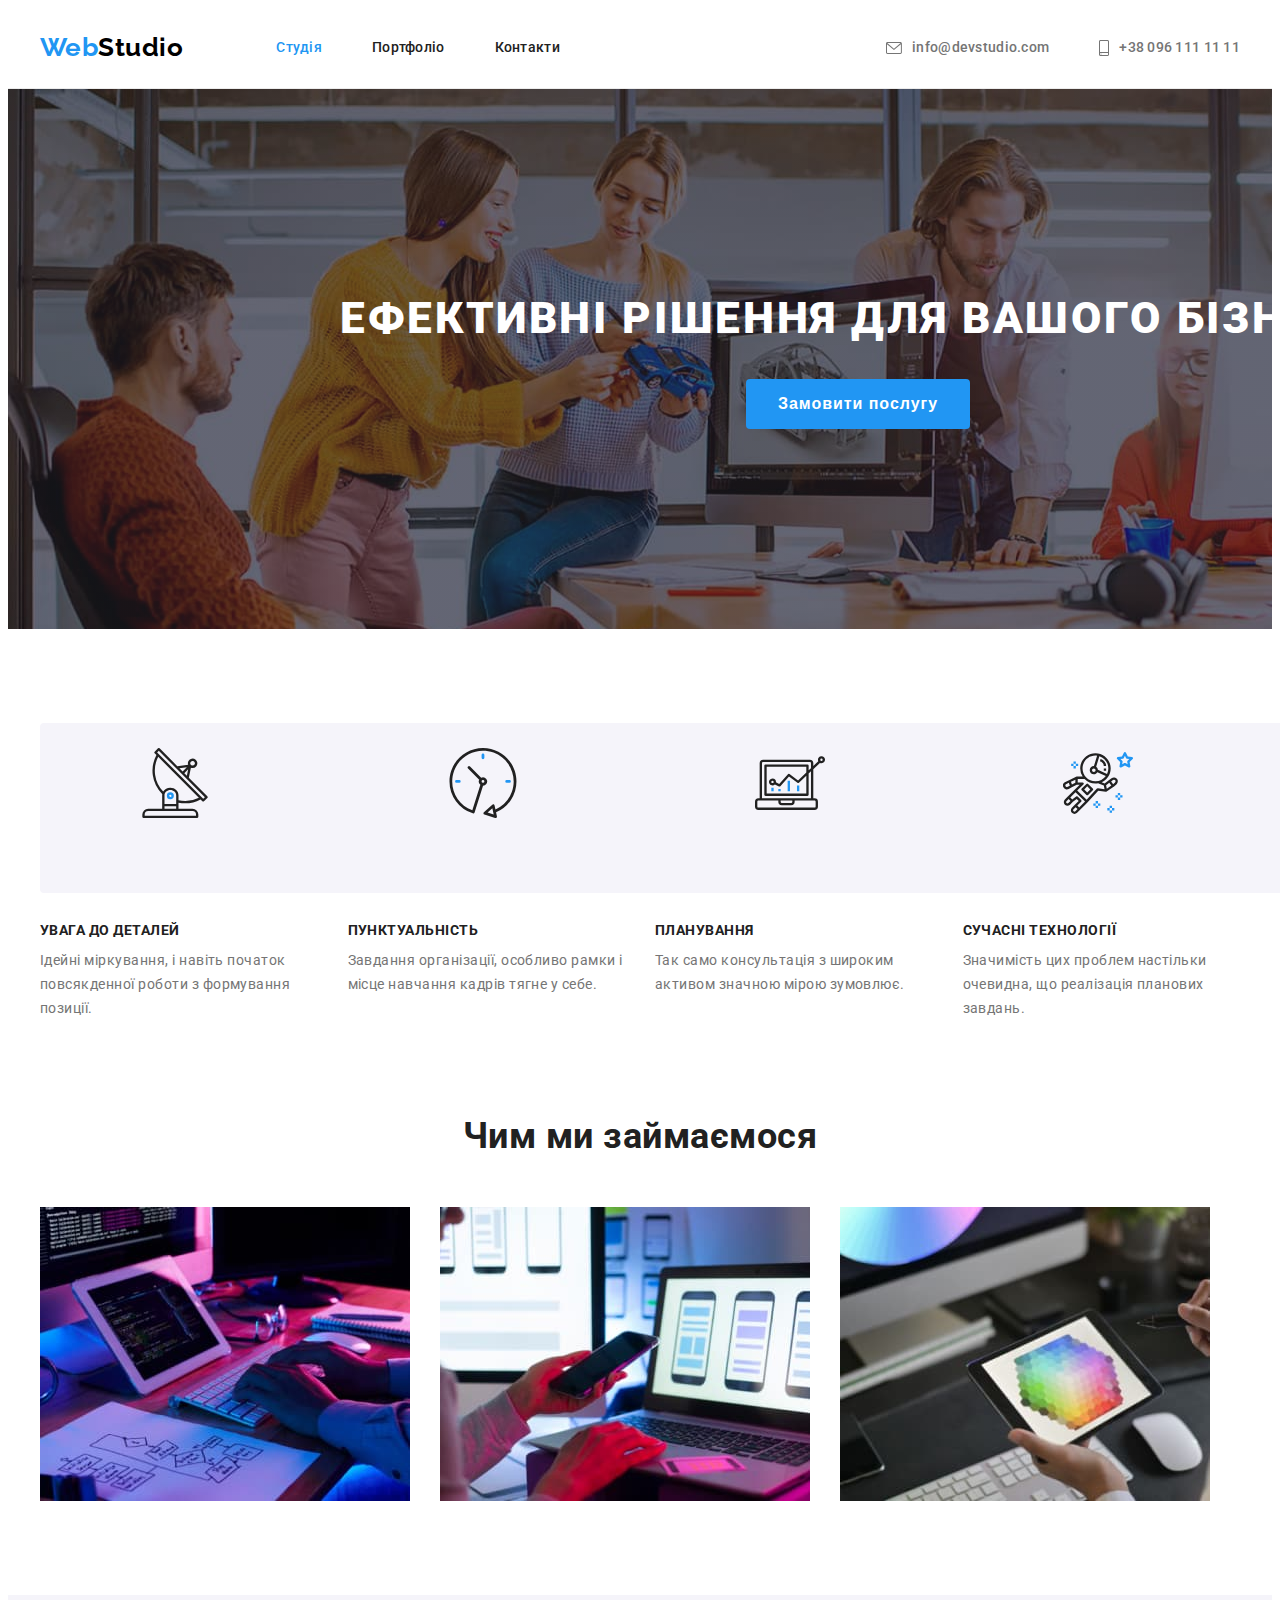
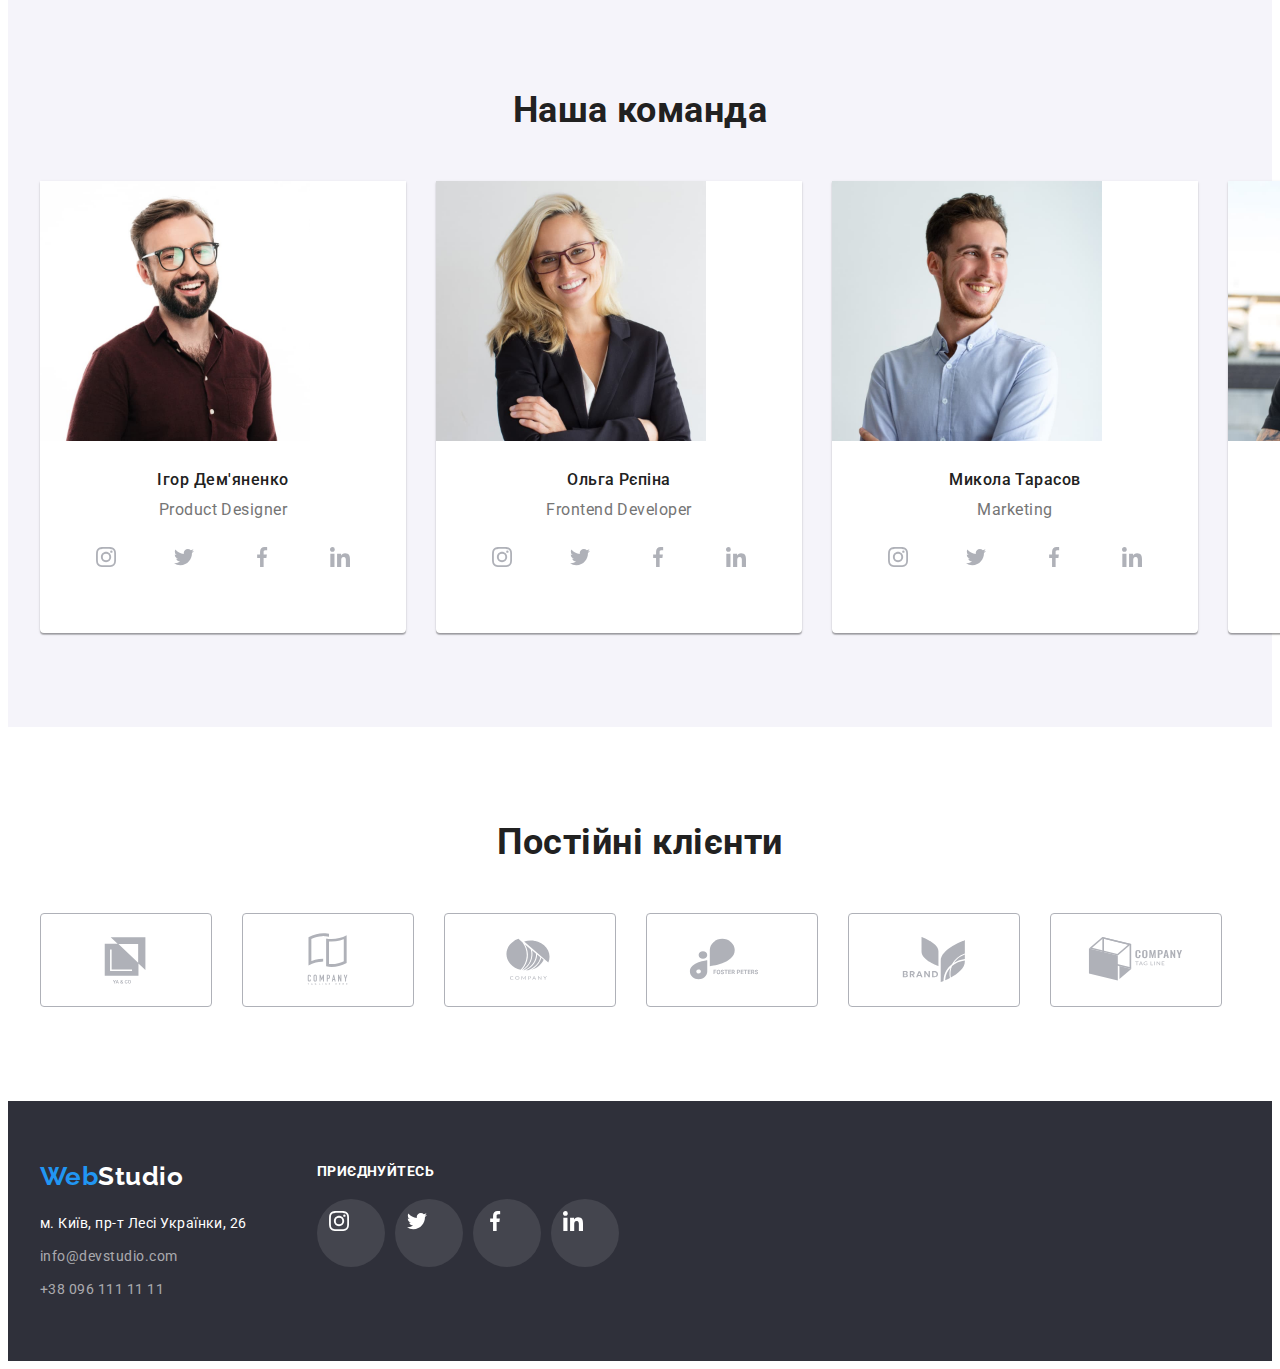
<file: index.html>
<!DOCTYPE html>
<html lang="uk">
  <head>
    <meta charset="utf-8" />
    <meta http-equiv="x-ua-compatible" content="ie=edge" />
    <meta name="viewport" content="width=device-width, initial-scale=1.0" />
    <title>Студія</title>
    <link
      rel="stylesheet"
      href="https://cdnjs.cloudflare.com/ajax/libs/modern-normalize/1.1.0/modern-normalize.min.css"
      integrity="sha512-wpPYUAdjBVSE4KJnH1VR1HeZfpl1ub8YT/NKx4PuQ5NmX2tKuGu6U/JRp5y+Y8XG2tV+wKQpNHVUX03MfMFn9Q=="
      crossorigin="anonymous"
      referrerpolicy="no-referrer"
    />
    <link rel="stylesheet" href="./css/styles.css" />
    <link rel="preconnect" href="https://fonts.googleapis.com" />
    <link rel="preconnect" href="https://fonts.gstatic.com" crossorigin />
    <link
      href="https://fonts.googleapis.com/css2?family=Raleway:wght@700&family=Roboto:wght@400;500;700;900&display=swap"
      rel="stylesheet"
    />
  </head>
  <body>
    <!-- Header -->
    <header class="page-header">
      <div class="container nav-container">
        <nav class="main-nav">
          <a href="./index.html" class="header-logo link"><span class="accent">Web</span>Studio</a>
          <ul class="list nav-list">
            <li class="item"><a href="./index.html" class="nav-link link current">Студія</a></li>
            <li class="item"><a href="./portfolio.html" class="nav-link link">Портфоліо</a></li>
            <li class="item"><a href="" class="nav-link link">Контакти</a></li>
          </ul>
        </nav>
        <ul class="list contact-list">
          <li class="item">
            <a href="mailto:info@devstudio.com" class="nav-link link">
              <svg class="nav-icon" width="16" height="12">
                <use href="./images/symbol-defs.svg#email-icon"></use>
              </svg>
              info@devstudio.com
            </a>
          </li>
          <li class="item">
            <a href="tel:+380961111111" class="nav-link link">
              <svg class="nav-icon" width="10" height="16">
                <use href="./images/symbol-defs.svg#tel-icon"></use>
              </svg>
              +38 096 111 11 11</a
            >
          </li>
        </ul>
      </div>
    </header>
    <main>
      <!-- Hero -->
      <section class="hero-section">
        <div class="container hero-container">
          <h1 class="hero-title">Ефективні рішення для вашого бізнесу</h1>
          <button type="button" class="hero-btn">Замовити послугу</button>
        </div>
      </section>
      <!-- Features -->
      <section class="section features">
        <h2 class="visually-hidden">Особливості</h2>
        <ul class="list container features-container">
          <li class="item">
            <div class="thumb">
              <svg class="icon" width="70" height="70">
                <use href="./images/symbol-defs.svg#features-image-1"></use>
              </svg>
            </div>
            <h3 class="features-title">Увага до деталей</h3>
            <p class="features-text">
              Ідейні міркування, і навіть початок повсякденної роботи з формування позиції.
            </p>
          </li>
          <li class="item">
            <div class="thumb">
              <svg class="icon" width="70" height="70">
                <use href="./images/symbol-defs.svg#features-image-2"></use>
              </svg>
            </div>
            <h3 class="features-title">Пунктуальність</h3>
            <p class="features-text">
              Завдання організації, особливо рамки і місце навчання кадрів тягне у себе.
            </p>
          </li>
          <li class="item">
            <div class="thumb">
              <svg class="icon" width="70" height="70">
                <use href="./images/symbol-defs.svg#features-image-3"></use>
              </svg>
            </div>
            <h3 class="features-title">Планування</h3>
            <p class="features-text">
              Так само консультація з широким активом значною мірою зумовлює.
            </p>
          </li>
          <li class="item">
            <div class="thumb">
              <svg class="icon" width="70" height="70">
                <use href="./images/symbol-defs.svg#features-image-4"></use>
              </svg>
            </div>
            <h3 class="features-title">Сучасні технології</h3>
            <p class="features-text">
              Значимість цих проблем настільки очевидна, що реалізація планових завдань.
            </p>
          </li>
        </ul>
      </section>
      <!-- Work -->
      <section class="section no-padding">
        <div class="container">
          <h2 class="section-title">Чим ми займаємося</h2>
          <ul class="list work-list">
            <li class="item">
              <img
                class="work-image"
                src="./images/img-list-1.jpg"
                alt="Написання коду"
                width="370"
                height="294"
              />
            </li>
            <li class="item">
              <img
                class="work-image"
                src="./images/img-list-2.jpg"
                alt="Мобільні додатки"
                width="370"
                height="294"
              />
            </li>
            <li class="item">
              <img
                class="work-image"
                src="./images/img-list-3.jpg"
                alt="Розробка дизайну"
                width="370"
                height="294"
              />
            </li>
          </ul>
        </div>
      </section>
      <!-- Team -->
      <section class="team section">
        <div class="container">
          <h2 class="section-title">Наша команда</h2>
          <ul class="list team-list">
            <li class="item">
              <img
                class="team-image"
                src="./images/img-team-1.jpg"
                alt="Ігор Дем'яненк фото"
                width="270"
                height="260"
              />
              <h3 class="team-name">Ігор Дем'яненко</h3>
              <p lang="en" class="team-position">Product Designer</p>
              <ul class="list social-list">
                <li class="item">
                  <a class="social-link" href=""
                    ><svg class="icon" width="20" height="20">
                      <use href="./images/symbol-defs.svg#icon-instagram"></use>
                    </svg>
                  </a>
                </li>
                <li class="item">
                  <a class="social-link" href=""
                    ><svg class="icon" width="20" height="20">
                      <use href="./images/symbol-defs.svg#icon-twitter"></use>
                    </svg>
                  </a>
                </li>
                <li class="item">
                  <a class="social-link" href=""
                    ><svg class="icon" width="20" height="20">
                      <use href="./images/symbol-defs.svg#icon-facebook"></use>
                    </svg>
                  </a>
                </li>
                <li class="item">
                  <a class="social-link" href=""
                    ><svg class="icon" width="20" height="20">
                      <use href="./images/symbol-defs.svg#icon-linkedin"></use>
                    </svg>
                  </a>
                </li>
              </ul>
            </li>
            <li class="item">
              <img
                class="team-image"
                src="./images/img-team-2.jpg"
                alt="Ольга Рєпіна фото"
                width="270"
                height="260"
              />
              <h3 class="team-name">Ольга Рєпіна</h3>
              <p lang="en" class="team-position">Frontend Developer</p>
              <ul class="list social-list">
                <li class="item">
                  <a class="social-link" href=""
                    ><svg class="icon" width="20" height="20">
                      <use href="./images/symbol-defs.svg#icon-instagram"></use>
                    </svg>
                  </a>
                </li>
                <li class="item">
                  <a class="social-link" href=""
                    ><svg class="icon" width="20" height="20">
                      <use href="./images/symbol-defs.svg#icon-twitter"></use>
                    </svg>
                  </a>
                </li>
                <li class="item">
                  <a class="social-link" href=""
                    ><svg class="icon" width="20" height="20">
                      <use href="./images/symbol-defs.svg#icon-facebook"></use>
                    </svg>
                  </a>
                </li>
                <li class="item">
                  <a class="social-link" href=""
                    ><svg class="icon" width="20" height="20">
                      <use href="./images/symbol-defs.svg#icon-linkedin"></use>
                    </svg>
                  </a>
                </li>
              </ul>
            </li>
            <li class="item">
              <img
                class="team-image"
                src="./images/img-team-3.jpg"
                alt="Микола Тарасов фото"
                width="270"
                height="260"
              />
              <h3 class="team-name">Микола Тарасов</h3>
              <p lang="en" class="team-position">Marketing</p>
              <ul class="list social-list">
                <li class="item">
                  <a class="social-link" href=""
                    ><svg class="icon" width="20" height="20">
                      <use href="./images/symbol-defs.svg#icon-instagram"></use>
                    </svg>
                  </a>
                </li>
                <li class="item">
                  <a class="social-link" href=""
                    ><svg class="icon" width="20" height="20">
                      <use href="./images/symbol-defs.svg#icon-twitter"></use>
                    </svg>
                  </a>
                </li>
                <li class="item">
                  <a class="social-link" href=""
                    ><svg class="icon" width="20" height="20">
                      <use href="./images/symbol-defs.svg#icon-facebook"></use>
                    </svg>
                  </a>
                </li>
                <li class="item">
                  <a class="social-link" href=""
                    ><svg class="icon" width="20" height="20">
                      <use href="./images/symbol-defs.svg#icon-linkedin"></use>
                    </svg>
                  </a>
                </li>
              </ul>
            </li>
            <li class="item">
              <img
                class="team-image"
                src="./images/img-team-4.jpg"
                alt="Михайло Єрмаков фото"
                width="270"
                height="260"
              />
              <h3 class="team-name">Михайло Єрмаков</h3>
              <p lang="en" class="team-position">UI Designer</p>
              <ul class="list social-list">
                <li class="item">
                  <a class="social-link" href=""
                    ><svg class="icon" width="20" height="20">
                      <use href="./images/symbol-defs.svg#icon-instagram"></use>
                    </svg>
                  </a>
                </li>
                <li class="item">
                  <a class="social-link" href=""
                    ><svg class="icon" width="20" height="20">
                      <use href="./images/symbol-defs.svg#icon-twitter"></use>
                    </svg>
                  </a>
                </li>
                <li class="item">
                  <a class="social-link" href=""
                    ><svg class="icon" width="20" height="20">
                      <use href="./images/symbol-defs.svg#icon-facebook"></use>
                    </svg>
                  </a>
                </li>
                <li class="item">
                  <a class="social-link" href=""
                    ><svg class="icon" width="20" height="20">
                      <use href="./images/symbol-defs.svg#icon-linkedin"></use>
                    </svg>
                  </a>
                </li>
              </ul>
            </li>
          </ul>
        </div>
      </section>
      <!-- Clients -->
      <section class="section clients">
        <div class="container">
          <h2 class="section-title">Постійні клієнти</h2>
          <ul class="list">
            <li class="item">
              <a href="" class="link">
                <svg class="company-logo" width="106" height="60">
                  <use href="./images/symbol-defs.svg#company-logo-1"></use>
                </svg>
              </a>
            </li>
            <li class="item">
              <a href="" class="link">
                <svg class="company-logo" width="106" height="60">
                  <use href="./images/symbol-defs.svg#company-logo-2"></use>
                </svg>
              </a>
            </li>
            <li class="item">
              <a href="" class="link">
                <svg class="company-logo" width="106" height="60">
                  <use href="./images/symbol-defs.svg#company-logo-3"></use>
                </svg>
              </a>
            </li>
            <li class="item">
              <a href="" class="link">
                <svg class="company-logo" width="106" height="60">
                  <use href="./images/symbol-defs.svg#company-logo-4"></use>
                </svg>
              </a>
            </li>
            <li class="item">
              <a href="" class="link">
                <svg class="company-logo" width="106" height="60">
                  <use href="./images/symbol-defs.svg#company-logo-5"></use>
                </svg>
              </a>
            </li>
            <li class="item">
              <a href="" class="link">
                <svg class="company-logo" width="106" height="60">
                  <use href="./images/symbol-defs.svg#company-logo-6"></use>
                </svg>
              </a>
            </li>
          </ul>
        </div>
      </section>
    </main>
    <!-- Footer -->
    <footer class="footer">
      <div class="container">
        <div class="adress-container">
          <a href="./index.html" class="footer-logo link"><span class="accent">Web</span>Studio</a>
          <address class="address-list">
            <ul class="list">
              <li class="item">
                <a
                  href="https://goo.gl/maps/oFrESirGFiArBrEv5"
                  target="_blank"
                  rel="noopener noreferrer"
                  class="address-link link"
                  >м. Київ, пр-т Лесі Українки, 26</a
                >
              </li>
              <li class="item">
                <a href="mailto:info@devstudio.com" class="contact-link link">info@devstudio.com</a>
              </li>
              <li class="item">
                <a href="tel:+380961111111" class="contact-link link">+38 096 111 11 11</a>
              </li>
            </ul>
          </address>
        </div>
        <div>
          <strong class="join">Приєднуйтесь</strong>
          <ul class="list social-list">
            <li class="item">
              <a class="social-link" href=""
                ><svg class="icon join-icon" width="20" height="20">
                  <use href="./images/symbol-defs.svg#icon-instagram"></use>
                </svg>
              </a>
            </li>
            <li class="item">
              <a class="social-link" href=""
                ><svg class="icon join-icon" width="20" height="20">
                  <use href="./images/symbol-defs.svg#icon-twitter"></use>
                </svg>
              </a>
            </li>
            <li class="item">
              <a class="social-link" href=""
                ><svg class="icon join-icon" width="20" height="20">
                  <use href="./images/symbol-defs.svg#icon-facebook"></use>
                </svg>
              </a>
            </li>
            <li class="item">
              <a class="social-link" href=""
                ><svg class="icon join-icon" width="20" height="20">
                  <use href="./images/symbol-defs.svg#icon-linkedin"></use>
                </svg>
              </a>
            </li>
          </ul>
        </div>
      </div>
    </footer>
  </body>
</html>
</file>
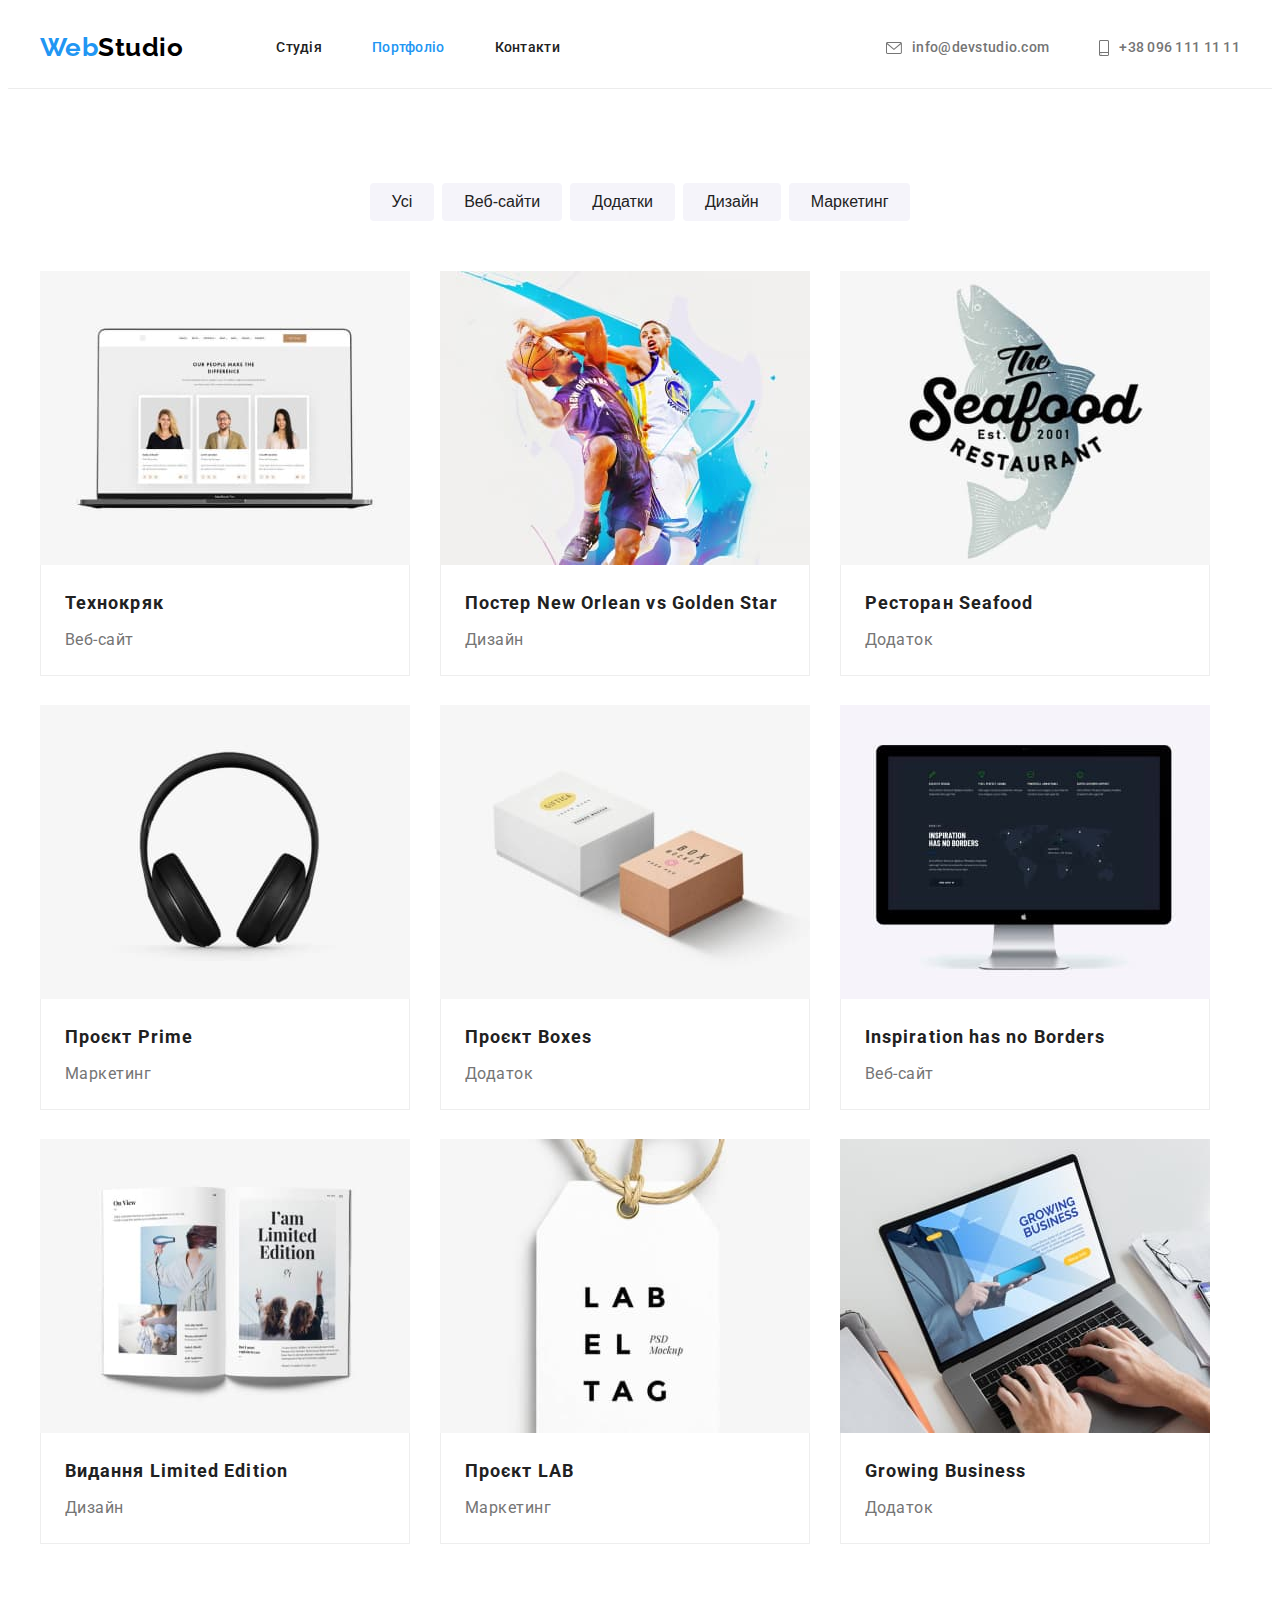
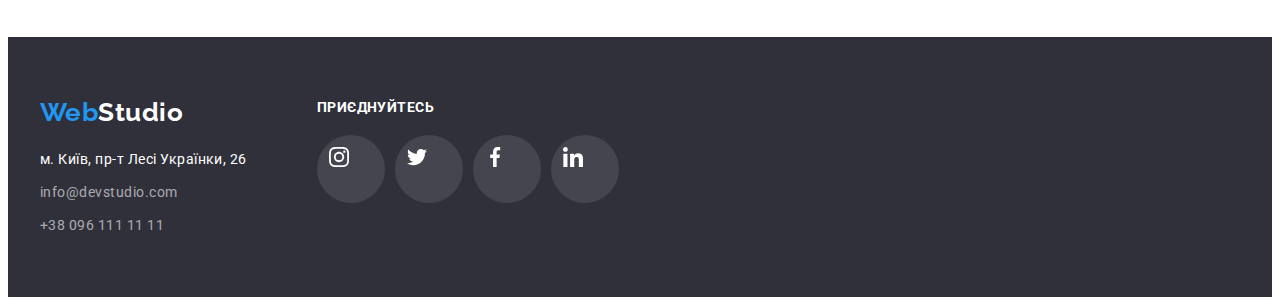
<file: portfolio.html>
<!DOCTYPE html>
<html lang="uk">
  <head>
    <meta charset="utf-8" />
    <meta http-equiv="x-ua-compatible" content="ie=edge" />
    <meta name="viewport" content="width=device-width, initial-scale=1.0" />
    <title>Портфоліо</title>
    <link
      rel="stylesheet"
      href="https://cdnjs.cloudflare.com/ajax/libs/modern-normalize/1.1.0/modern-normalize.min.css"
      integrity="sha512-wpPYUAdjBVSE4KJnH1VR1HeZfpl1ub8YT/NKx4PuQ5NmX2tKuGu6U/JRp5y+Y8XG2tV+wKQpNHVUX03MfMFn9Q=="
      crossorigin="anonymous"
      referrerpolicy="no-referrer"
    />
    <link rel="stylesheet" href="./css/styles.css" />
    <link rel="preconnect" href="https://fonts.googleapis.com" />
    <link rel="preconnect" href="https://fonts.gstatic.com" crossorigin />
    <link
      href="https://fonts.googleapis.com/css2?family=Raleway:wght@700&family=Roboto:wght@400;500;700;900&display=swap"
      rel="stylesheet"
    />
  </head>
  <body>
    <header class="page-header">
      <div class="container nav-container">
        <nav class="main-nav">
          <a href="./index.html" class="header-logo link"><span class="accent">Web</span>Studio</a>
          <ul class="list nav-list">
            <li class="item"><a href="./index.html" class="nav-link link">Студія</a></li>
            <li class="item">
              <a href="./portfolio.html" class="nav-link link current">Портфоліо</a>
            </li>
            <li class="item"><a href="" class="nav-link link">Контакти</a></li>
          </ul>
        </nav>
        <ul class="list contact-list">
          <li class="item">
            <a href="mailto:info@devstudio.com" class="nav-link link">
              <svg class="nav-icon" width="16" height="12">
                <use href="./images/symbol-defs.svg#email-icon"></use>
              </svg>
              info@devstudio.com
            </a>
          </li>
          <li class="item">
            <a href="tel:+380961111111" class="nav-link link">
              <svg class="nav-icon" width="10" height="16">
                <use href="./images/symbol-defs.svg#tel-icon"></use>
              </svg>
              +38 096 111 11 11</a
            >
          </li>
        </ul>
      </div>
    </header>

    <main>
      <!-- Portfolio -->
      <section class="portfolio section">
        <div class="container">
          <h1 class="visually-hidden">Портфоліо</h1>
          <ul class="list filter-list">
            <li class="item"><button type="button" class="filter-btn">Усі</button></li>
            <li class="item"><button type="button" class="filter-btn">Веб-сайти</button></li>
            <li class="item"><button type="button" class="filter-btn">Додатки</button></li>
            <li class="item"><button type="button" class="filter-btn">Дизайн</button></li>
            <li class="item"><button type="button" class="filter-btn">Маркетинг</button></li>
          </ul>
          <ul class="list portfolio-list">
            <li class="card">
              <a href="" class="link">
                <img
                  class="portfolio-image"
                  src="./images/img-portfolio-1.jpg"
                  alt="Сторінка сайту Технокряк"
                  width="370"
                  height="294"
                />
                <div class="card-text">
                  <h2 class="portfolio-title">Технокряк</h2>
                  <p class="portfolio-text">Веб-сайт</p>
                </div>
              </a>
            </li>
            <li class="card">
              <a href="" class="link">
                <img
                  class="portfolio-image"
                  src="./images/img-portfolio-2.jpg"
                  alt="Постер"
                  width="370"
                  height="294"
                />
                <div class="card-text">
                  <h2 class="portfolio-title">
                    Постер <span lang="en">New Orlean vs Golden Star</span>
                  </h2>
                  <p class="portfolio-text">Дизайн</p>
                </div>
              </a>
            </li>
            <li class="card">
              <a href="" class="link">
                <img
                  class="portfolio-image"
                  src="./images/img-portfolio-3.jpg"
                  alt="Ресторан логотип"
                  width="370"
                  height="294"
                />
                <div class="card-text">
                  <h2 class="portfolio-title">Ресторан <span lang="en">Seafood</span></h2>
                  <p class="portfolio-text">Додаток</p>
                </div>
              </a>
            </li>
            <li class="card">
              <a href="" class="link">
                <img
                  class="portfolio-image"
                  src="./images/img-portfolio-4.jpg"
                  alt="Навушники"
                  width="370"
                  height="294"
                />
                <div class="card-text">
                  <h2 class="portfolio-title">Проєкт <span lang="en">Prime</span></h2>
                  <p class="portfolio-text">Маркетинг</p>
                </div>
              </a>
            </li>
            <li class="card">
              <a href="" class="link">
                <img
                  class="portfolio-image"
                  src="./images/img-portfolio-5.jpg"
                  alt="Дві коробки"
                  width="370"
                  height="294"
                />
                <div class="card-text">
                  <h2 class="portfolio-title">Проєкт <span lang="en">Boxes</span></h2>
                  <p class="portfolio-text">Додаток</p>
                </div>
              </a>
            </li>
            <li class="card">
              <a href="" class="link">
                <img
                  class="portfolio-image"
                  src="./images/img-portfolio-6.jpg"
                  alt="Сторінка сайту"
                  width="370"
                  height="294"
                />
                <div class="card-text">
                  <h2 lang="en" class="portfolio-title">Inspiration has no Borders</h2>
                  <p class="portfolio-text">Веб-сайт</p>
                </div>
              </a>
            </li>
            <li class="card">
              <a href="" class="link">
                <img
                  class="portfolio-image"
                  src="./images/img-portfolio-7.jpg"
                  alt="Розворот журналу"
                  width="370"
                  height="294"
                />
                <div class="card-text">
                  <h2 class="portfolio-title">Видання <span lang="en">Limited Edition</span></h2>
                  <p class="portfolio-text">Дизайн</p>
                </div>
              </a>
            </li>
            <li class="card">
              <a href="" class="link">
                <img
                  class="portfolio-image"
                  src="./images/img-portfolio-8.jpg"
                  alt="Бірка Лаб"
                  width="370"
                  height="294"
                />
                <div class="card-text">
                  <h2 class="portfolio-title">Проєкт <span lang="en">LAB</span></h2>
                  <p class="portfolio-text">Маркетинг</p>
                </div>
              </a>
            </li>
            <li class="card">
              <a href="" class="link">
                <img
                  class="portfolio-image"
                  src="./images/img-portfolio-9.jpg"
                  alt="Сторінка додатку"
                  width="370"
                  height="294"
                />
                <div class="card-text">
                  <h2 lang="en" class="portfolio-title">Growing Business</h2>
                  <p class="portfolio-text">Додаток</p>
                </div>
              </a>
            </li>
          </ul>
        </div>
      </section>
    </main>
    <!-- Footer -->
    <footer class="footer">
      <div class="container">
        <div class="adress-container">
          <a href="./index.html" class="footer-logo link"><span class="accent">Web</span>Studio</a>
          <address class="address-list">
            <ul class="list">
              <li class="item">
                <a
                  href="https://goo.gl/maps/oFrESirGFiArBrEv5"
                  target="_blank"
                  rel="noopener noreferrer"
                  class="address-link link"
                  >м. Київ, пр-т Лесі Українки, 26</a
                >
              </li>
              <li class="item">
                <a href="mailto:info@devstudio.com" class="contact-link link">info@devstudio.com</a>
              </li>
              <li class="item">
                <a href="tel:+380961111111" class="contact-link link">+38 096 111 11 11</a>
              </li>
            </ul>
          </address>
        </div>
        <div>
          <strong class="join">Приєднуйтесь</strong>
          <ul class="list social-list">
            <li class="item">
              <a class="social-link" href=""
                ><svg class="icon join-icon" width="20" height="20">
                  <use href="./images/symbol-defs.svg#icon-instagram"></use>
                </svg>
              </a>
            </li>
            <li class="item">
              <a class="social-link" href=""
                ><svg class="icon join-icon" width="20" height="20">
                  <use href="./images/symbol-defs.svg#icon-twitter"></use>
                </svg>
              </a>
            </li>
            <li class="item">
              <a class="social-link" href=""
                ><svg class="icon join-icon" width="20" height="20">
                  <use href="./images/symbol-defs.svg#icon-facebook"></use>
                </svg>
              </a>
            </li>
            <li class="item">
              <a class="social-link" href=""
                ><svg class="icon join-icon" width="20" height="20">
                  <use href="./images/symbol-defs.svg#icon-linkedin"></use>
                </svg>
              </a>
            </li>
          </ul>
        </div>
      </div>
    </footer>
  </body>
</html>
</file>
<file: css/styles.css>
:root {
  --primary-white-color: #ffffff;
  --primary-text-color: #212121;
  --secondary-text-color: #757575;
  --accent-color: #2196f3;
  --primary-background-color: #2f303a;
  --secondary-background-color: #f5f4fa;
  --icon-color: #afb1b8;
}

/* * {
  outline: 1px solid tomato;
} */

body {
  color: var(--primary-text-color);
  background-color: var(--primary-white-color);

  font-family: 'Roboto', sans-serif;
  letter-spacing: 0.03em;
}

h1,
h2,
h3,
h4,
h5,
h6 {
  margin: 0;
}

.link {
  text-decoration: none;
}

.list {
  list-style: none;
  padding: 0;
  margin: 0;
}

.visually-hidden {
  position: absolute;
  width: 1px;
  height: 1px;
  margin: -1px;
  border: 0;
  padding: 0;

  white-space: nowrap;
  clip-path: inset(100%);
  clip: rect(0 0 0 0);
  overflow: hidden;
}

.container {
  width: 1200px;
  margin-left: auto;
  margin-right: auto;
  padding-left: 15px;
  padding-right: 15px;
}

/* Logo */

.header-logo {
  color: #000000;

  font-family: 'Raleway';
  font-weight: 700;
  font-size: 26px;
  line-height: 1.2;
}

.accent {
  color: var(--accent-color);
}

/* Navigation */

.page-header {
  border-bottom: 1px solid #ececec;
}

.nav-container {
  display: flex;
  align-items: center;
}

.main-nav {
  display: flex;
  align-items: center;
}

.nav-list {
  display: flex;
  margin-left: 93px;
}

.nav-list .item + .item {
  margin-left: 50px;
}

.contact-list {
  display: flex;
  margin-left: auto;
}

.contact-list .item + .item {
  margin-left: 50px;
}

.contact-list .link {
  color: var(--secondary-text-color);
}
.nav-icon {
  padding: 0;
  fill: currentColor;
  align-items: center;
  margin-right: 10px;
}

.nav-link {
  display: flex;
  align-items: center;
  padding-top: 32px;
  padding-bottom: 32px;

  color: var(--primary-text-color);
  font-weight: 500;
  font-size: 14px;
  line-height: 1.14;
  letter-spacing: 0.02em;
}

.nav-link:hover,
.nav-link:focus {
  color: var(--accent-color);
}

.nav-link.current {
  color: var(--accent-color);
}

/* Hero */

.hero-section {
  max-width: 1600px;
  margin-left: auto;
  margin-right: auto;
  background-color: #c4c4c4;
  background-image: linear-gradient(rgba(47, 48, 58, 0.4), rgba(47, 48, 58, 0.4)),
    url('../images/hero-background.jpg');
  background-repeat: no-repeat;
  color: var(--primary-white-color);

  text-align: center;
}

.hero-container {
  padding: 200px 250px;

  text-align: center;
}

.hero-title {
  margin-bottom: 30px;

  font-weight: 900;
  font-size: 44px;
  line-height: 1.36;
  letter-spacing: 0.06em;
  text-transform: uppercase;
}

.hero-btn {
  display: inline-block;
  padding: 10px 32px;

  background-color: var(--accent-color);
  color: inherit;
  border: none;
  border-radius: 4px;

  font-weight: 700;
  font-size: 16px;
  line-height: 1.9;
  letter-spacing: 0.06em;

  cursor: pointer;
}

/* Section */

.section {
  padding-top: 94px;
  padding-bottom: 94px;
}

.section.no-padding {
  padding-top: 0;
}

.section-title {
  margin-bottom: 50px;

  color: var(--primary-text-color);

  font-size: 36px;
  line-height: 1.17;
  text-align: center;
}

/* Features */

.features-container {
  display: flex;
}

.features-container .thumb {
  display: flex;
  padding: 25px 100px;
  margin-bottom: 30px;

  width: 270px;
  height: 120px;
  background-color: var(--secondary-background-color);
  border-radius: 4px;
}

.features-container .item {
  width: calc((100% - 90px) / 4);
}

.features-container .item + .item {
  margin-left: 30px;
}

.features-title {
  margin-bottom: 10px;
  color: var(--primary-text-color);

  font-size: 14px;
  line-height: 1.14;
  text-transform: uppercase;
}

.features-text {
  margin: 0;

  color: var(--secondary-text-color);

  font-size: 14px;
  line-height: 1.7;
}

/* Work */

.work-list {
  display: flex;
}

.work-list .item {
}

.work-list .item + .item {
  margin-left: 30px;
}

.work-image {
  display: block;
}

/* Team */

.team.section {
  background-color: var(--secondary-background-color);
}

.team-list {
  display: flex;

  text-align: center;
}

.team-list > .item {
  border-radius: 0 0 4px 4px;
  box-shadow: 0px 1px 3px rgba(0, 0, 0, 0.12), 0px 1px 1px rgba(0, 0, 0, 0.14),
    0px 2px 1px rgba(0, 0, 0, 0.2);
  background-color: var(--primary-white-color);
}

.team-list .item:not(:last-child) {
  margin-right: 30px;
}

.team-image {
  display: block;
  margin-bottom: 30px;
}

.team-name {
  margin-bottom: 10px;

  color: var(--primary-text-color);

  font-weight: 500;
  font-size: 16px;
  line-height: 1.17;
}

.team-position {
  margin: 0;
  color: var(--secondary-text-color);

  font-size: 16px;
  line-height: 1.2;
}
.social-list {
  display: flex;
  margin: 16px 32px 30px 32px;
}
.social-list .item:not(:last-child) {
  margin-right: 10px;
}

.social-link {
  display: block;
  padding: 12px;

  width: 44px;
  height: 44px;
  border-radius: 50%;
}
.social-link .icon {
  fill: var(--icon-color);
}
.social-link:hover,
.social-link:focus {
  background-color: var(--accent-color);
}

.social-link:hover .icon,
.social-link:focus .icon {
  fill: var(--primary-white-color);
}

/* Clients */

.clients .list {
  display: flex;
}
.clients .item:not(:last-child) {
  margin-right: 30px;
}
.clients .link {
  display: flex;
  width: 170px;
  height: 92px;
  align-items: center;
  justify-content: center;

  border: 1px solid #afb1b8;
  border-radius: 4px;
}

.company-logo {
  fill: var(--icon-color);
}
.clients .link:hover,
.clients .link:focus {
  border-color: var(--accent-color);
}
.clients .link:hover .company-logo,
.clients .link:focus .company-logo {
  fill: var(--accent-color);
}

/* Footer */

.footer {
  background-color: var(--primary-background-color);
}

.footer .container {
  display: flex;
  padding-top: 60px;
  padding-bottom: 60px;
}

.adress-container {
  margin-right: 70px;
}

.footer-logo {
  display: block;
  margin-bottom: 20px;

  color: var(--primary-white-color);

  font-family: 'Raleway';
  font-weight: 700;
  font-size: 26px;
  line-height: 1.2;
}

.address-list {
  font-style: normal;
}

.address-list .item:not(:last-child) {
  margin-bottom: 9px;
}

.address-link,
.contact-link {
  display: block;

  color: var(--primary-white-color);

  font-weight: 400;
  font-size: 14px;
  line-height: 1.7;
}

.contact-link {
  color: rgba(255, 255, 255, 0.6);
}

.address-link:hover,
.address-link:focus,
.contact-link:hover,
.contact-link:focus {
  color: var(--accent-color);
}

.join {
  display: inline-block;
  margin-bottom: 20px;

  font-size: 14px;
  line-height: 16px;
  letter-spacing: 0.03em;
  text-transform: uppercase;

  color: var(--primary-white-color);
}

.footer .social-list {
  margin: 0;
}

.footer .social-link {
  background-color: rgba(255, 255, 255, 0.1);
}

.footer .social-link:hover,
.footer .social-link:focus {
  background-color: var(--accent-color);
}

.footer .join-icon {
  fill: var(--primary-white-color);
}

/* Portfolio */

.filter-list {
  display: flex;
  justify-content: center;
  margin-bottom: 50px;
}

.filter-list .item + .item {
  margin-left: 8px;
}

.filter-btn {
  display: inline-block;
  border: none;
  border-radius: 4px;
  padding: 6px 22px;

  background-color: var(--secondary-background-color);
  color: var(--primary-text-color);

  text-align: center;
  font-weight: 500;
  font-size: 16px;
  line-height: 1.62;

  cursor: pointer;
}

.filter-btn:hover,
.filter-btn:focus {
  background-color: var(--accent-color);
  color: var(--primary-white-color);
  box-shadow: 0px 3px 1px rgba(0, 0, 0, 0.1), 0px 1px 2px rgba(0, 0, 0, 0.08),
    0px 2px 2px rgba(0, 0, 0, 0.12);
}

.portfolio-list {
  display: flex;
  flex-wrap: wrap;
}

.portfolio-list .card {
  max-width: calc((100% - 60px) / 3);
  max-height: 404px;
  margin-right: 30px;
  margin-bottom: 30px;
}

.portfolio-list .card:hover,
.portfolio-list .card:focus {
  box-shadow: 0px 1px 1px rgba(0, 0, 0, 0.12), 0px 4px 4px rgba(0, 0, 0, 0.06),
    1px 4px 6px rgba(0, 0, 0, 0.16);
}

.portfolio-list .card:nth-child(3n) {
  margin-right: 0;
}

.portfolio-list .card:nth-last-child(-n + 3) {
  margin-bottom: 0;
}

.portfolio-title {
  margin-bottom: 4px;

  color: var(--primary-text-color);

  letter-spacing: 0.06em;
  font-size: 18px;
  line-height: 2;
}

.portfolio-text {
  margin: 0;

  color: var(--secondary-text-color);

  font-size: 16px;
  line-height: 1.9;
}

.portfolio-image {
  display: block;
}

.card-text {
  padding: 20px 24px;
  border: 1px solid #eeeeee;
  border-top: 0;
}
</file>
